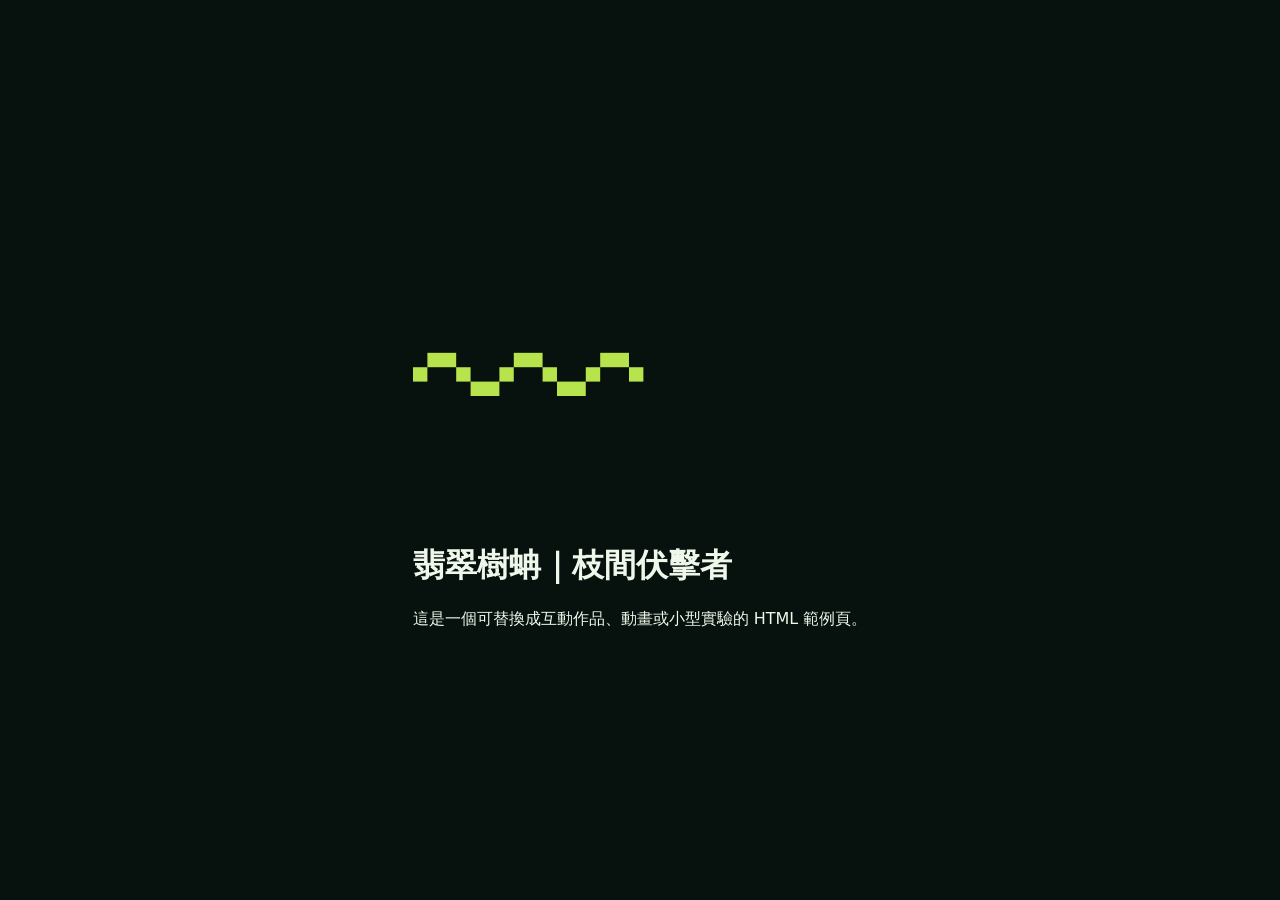
<file: emerald-tree-boa (2).html>
<!doctype html><html lang="zh-Hant"><meta charset="utf-8"><meta name="viewport" content="width=device-width,initial-scale=1"><title>翡翠樹蚺互動作品</title><style>body{margin:0;display:grid;place-items:center;min-height:100vh;background:#07110d;color:#eef7ea;font-family:system-ui}.snake{font-size:18vw;animation:sway 2.8s ease-in-out infinite alternate;color:#b7e34d}@keyframes sway{to{transform:rotate(12deg) translateY(-14px)}}</style><body><main><div class="snake">〰</div><h1>翡翠樹蚺｜枝間伏擊者</h1><p>這是一個可替換成互動作品、動畫或小型實驗的 HTML 範例頁。</p></main></body></html>
</file>
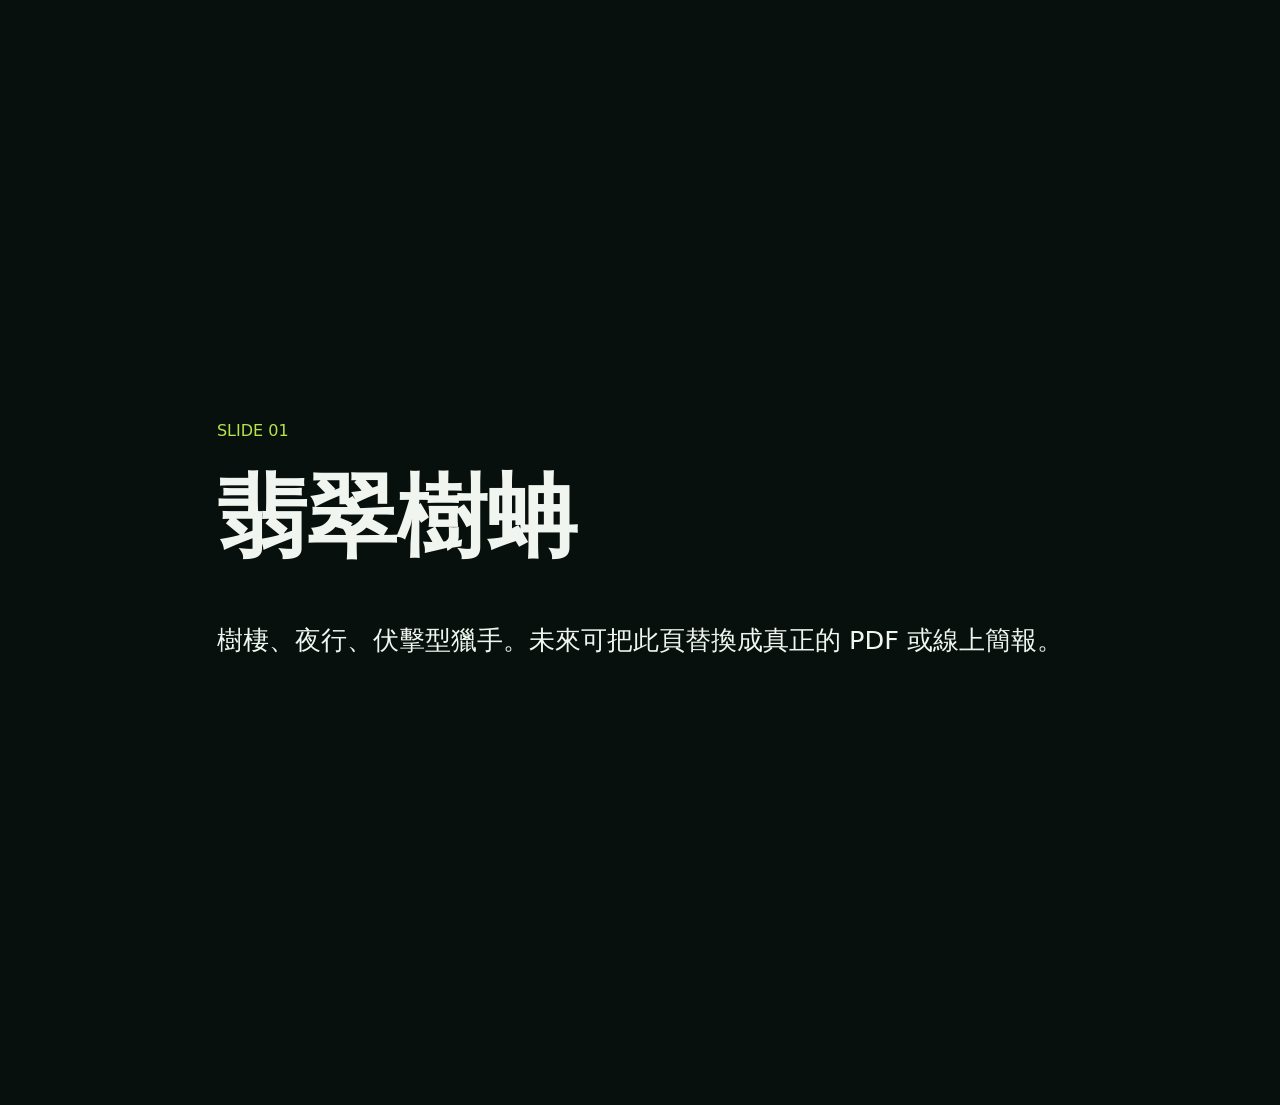
<file: emerald-tree-boa.html>
<!doctype html><html lang="zh-Hant"><meta charset="utf-8"><meta name="viewport" content="width=device-width,initial-scale=1"><title>翡翠樹蚺簡報</title><style>body{margin:0;background:#08100d;color:#f0f5ef;font-family:system-ui}.slide{min-height:100vh;display:grid;place-content:center;padding:8vw}.k{color:#b7e34d}h1{font-size:7vw;margin:.2em 0}p{font-size:2vw;max-width:850px}</style><section class="slide"><div class="k">SLIDE 01</div><h1>翡翠樹蚺</h1><p>樹棲、夜行、伏擊型獵手。未來可把此頁替換成真正的 PDF 或線上簡報。</p></section></html>
</file>
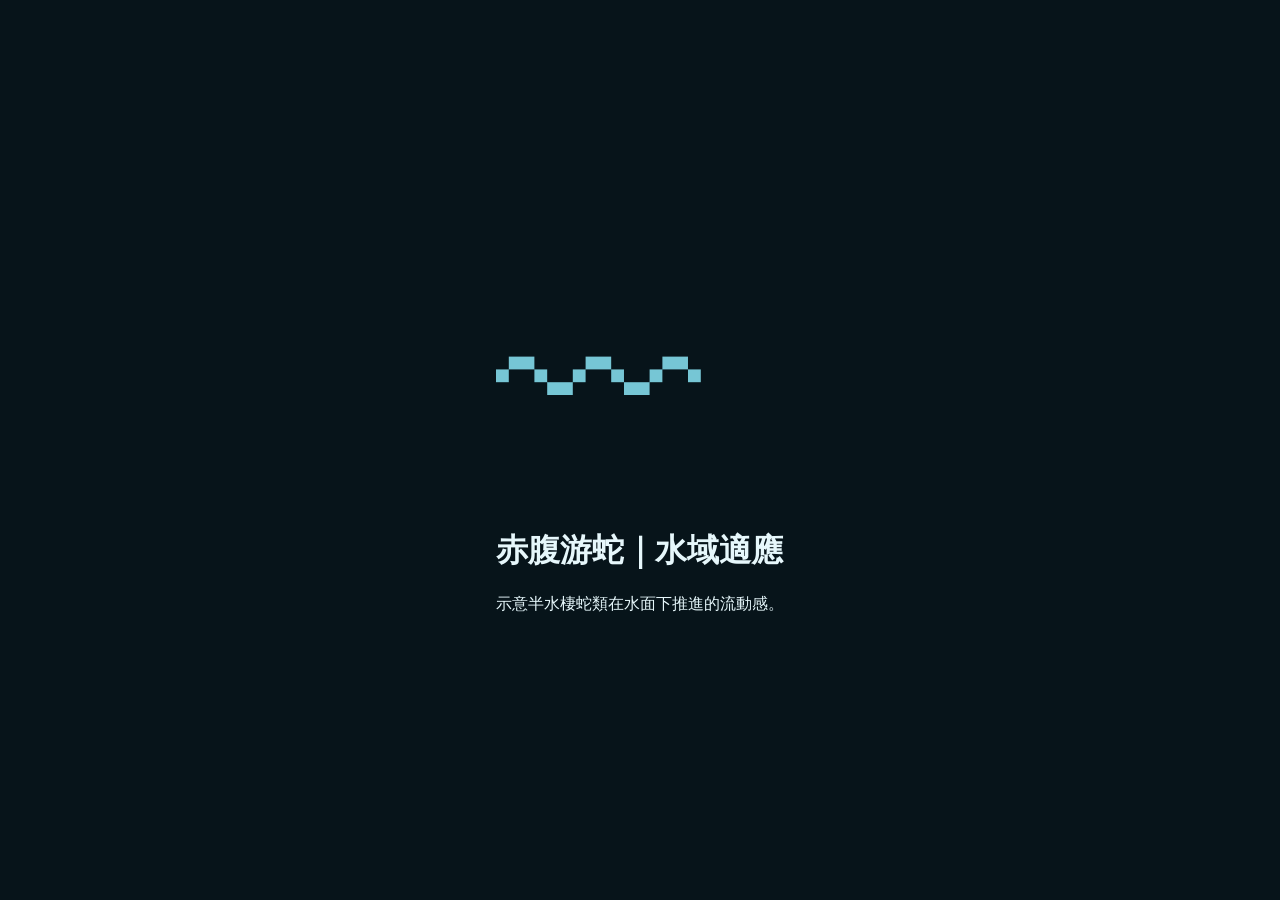
<file: plain-bellied-water-snake (1).html>
<!doctype html><html lang="zh-Hant"><meta charset="utf-8"><meta name="viewport" content="width=device-width,initial-scale=1"><title>赤腹游蛇互動作品</title><style>body{margin:0;display:grid;place-items:center;min-height:100vh;background:#07141a;color:#e6f7fb;font-family:system-ui}.water{font-size:16vw;color:#76c6d5;animation:float 2s ease-in-out infinite alternate}@keyframes float{to{transform:translateY(22px) rotate(5deg)}}</style><body><main><div class="water">〰</div><h1>赤腹游蛇｜水域適應</h1><p>示意半水棲蛇類在水面下推進的流動感。</p></main></body></html>
</file>
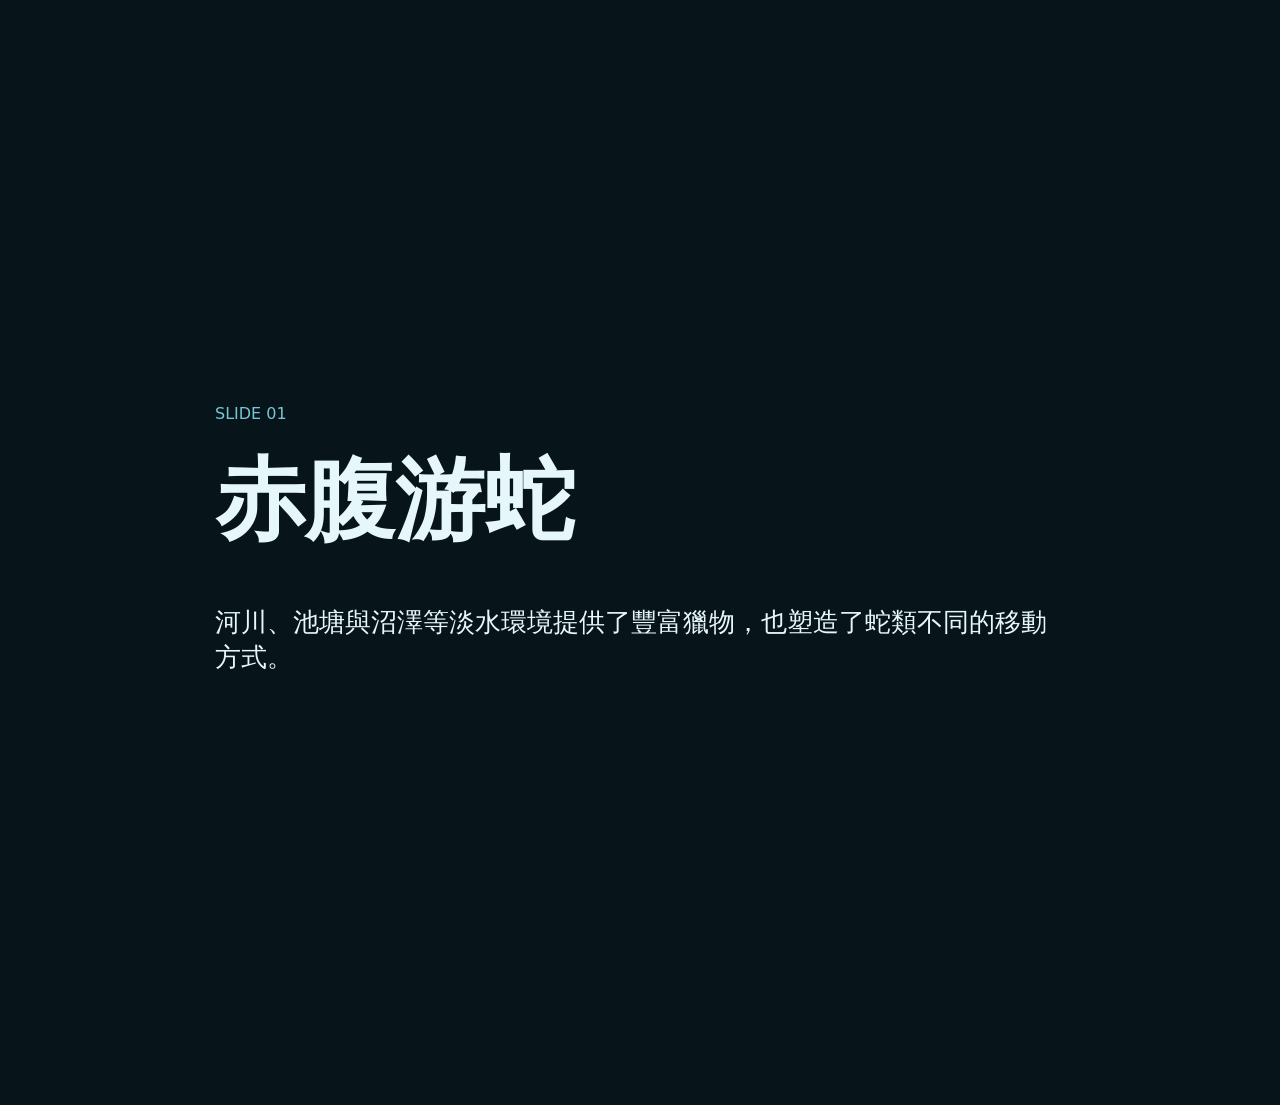
<file: plain-bellied-water-snake.html>
<!doctype html><html lang="zh-Hant"><meta charset="utf-8"><meta name="viewport" content="width=device-width,initial-scale=1"><title>赤腹游蛇簡報</title><style>body{margin:0;background:#07141a;color:#e6f7fb;font-family:system-ui}.slide{min-height:100vh;display:grid;place-content:center;padding:8vw}.k{color:#76c6d5}h1{font-size:7vw;margin:.2em 0}p{font-size:2vw;max-width:850px}</style><section class="slide"><div class="k">SLIDE 01</div><h1>赤腹游蛇</h1><p>河川、池塘與沼澤等淡水環境提供了豐富獵物，也塑造了蛇類不同的移動方式。</p></section></html>
</file>
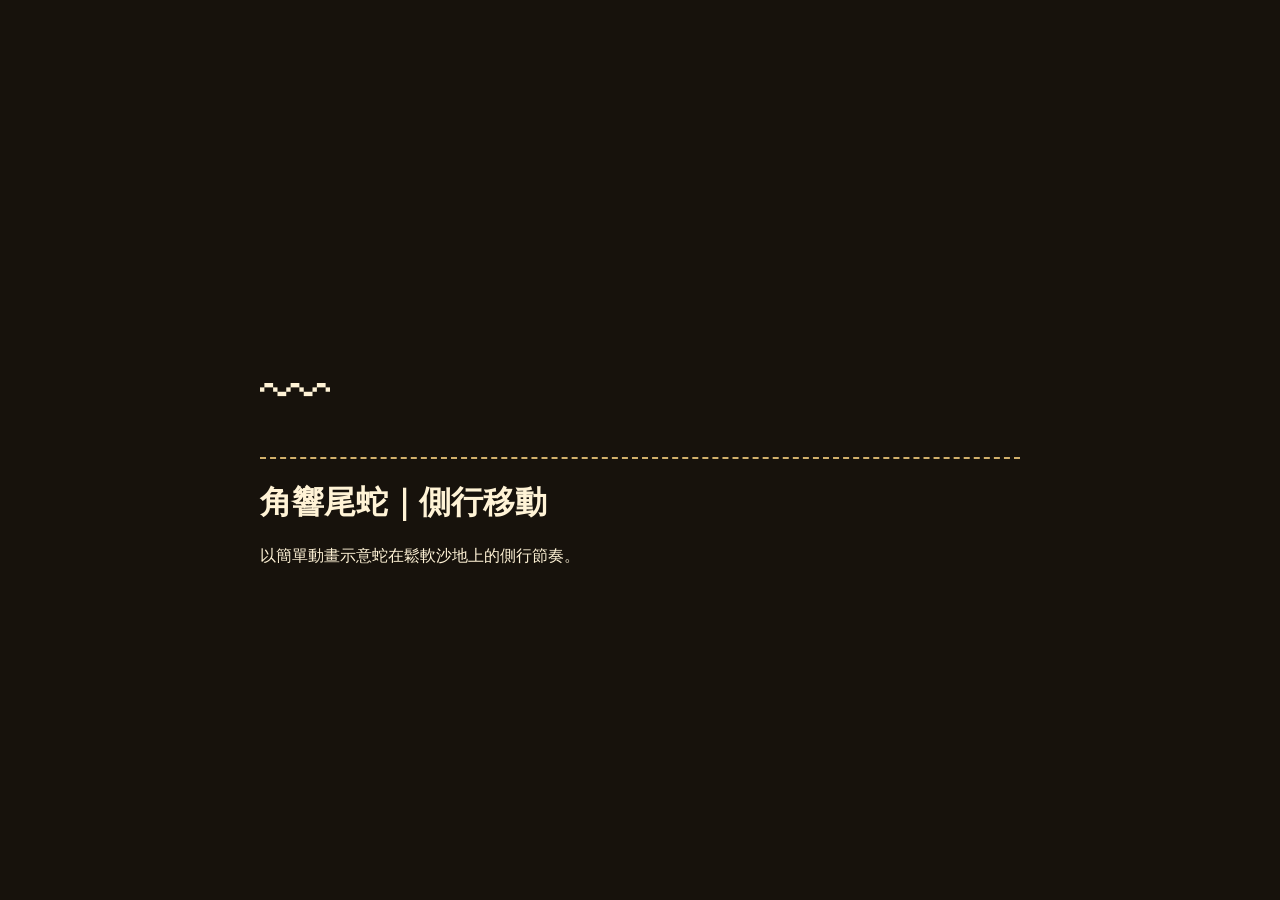
<file: sidewinder (3).html>
<!doctype html><html lang="zh-Hant"><meta charset="utf-8"><meta name="viewport" content="width=device-width,initial-scale=1"><title>角響尾蛇互動作品</title><style>body{margin:0;display:grid;place-items:center;min-height:100vh;background:#17120c;color:#fff3d6;font-family:system-ui}.track{width:min(760px,85vw);height:140px;border-bottom:2px dashed #d2b06b;position:relative}.dot{position:absolute;bottom:22px;font-size:70px;animation:move 4s linear infinite}@keyframes move{from{left:0;transform:rotate(-16deg)}to{left:85%;transform:rotate(16deg)}}</style><body><main><div class="track"><div class="dot">〰</div></div><h1>角響尾蛇｜側行移動</h1><p>以簡單動畫示意蛇在鬆軟沙地上的側行節奏。</p></main></body></html>
</file>
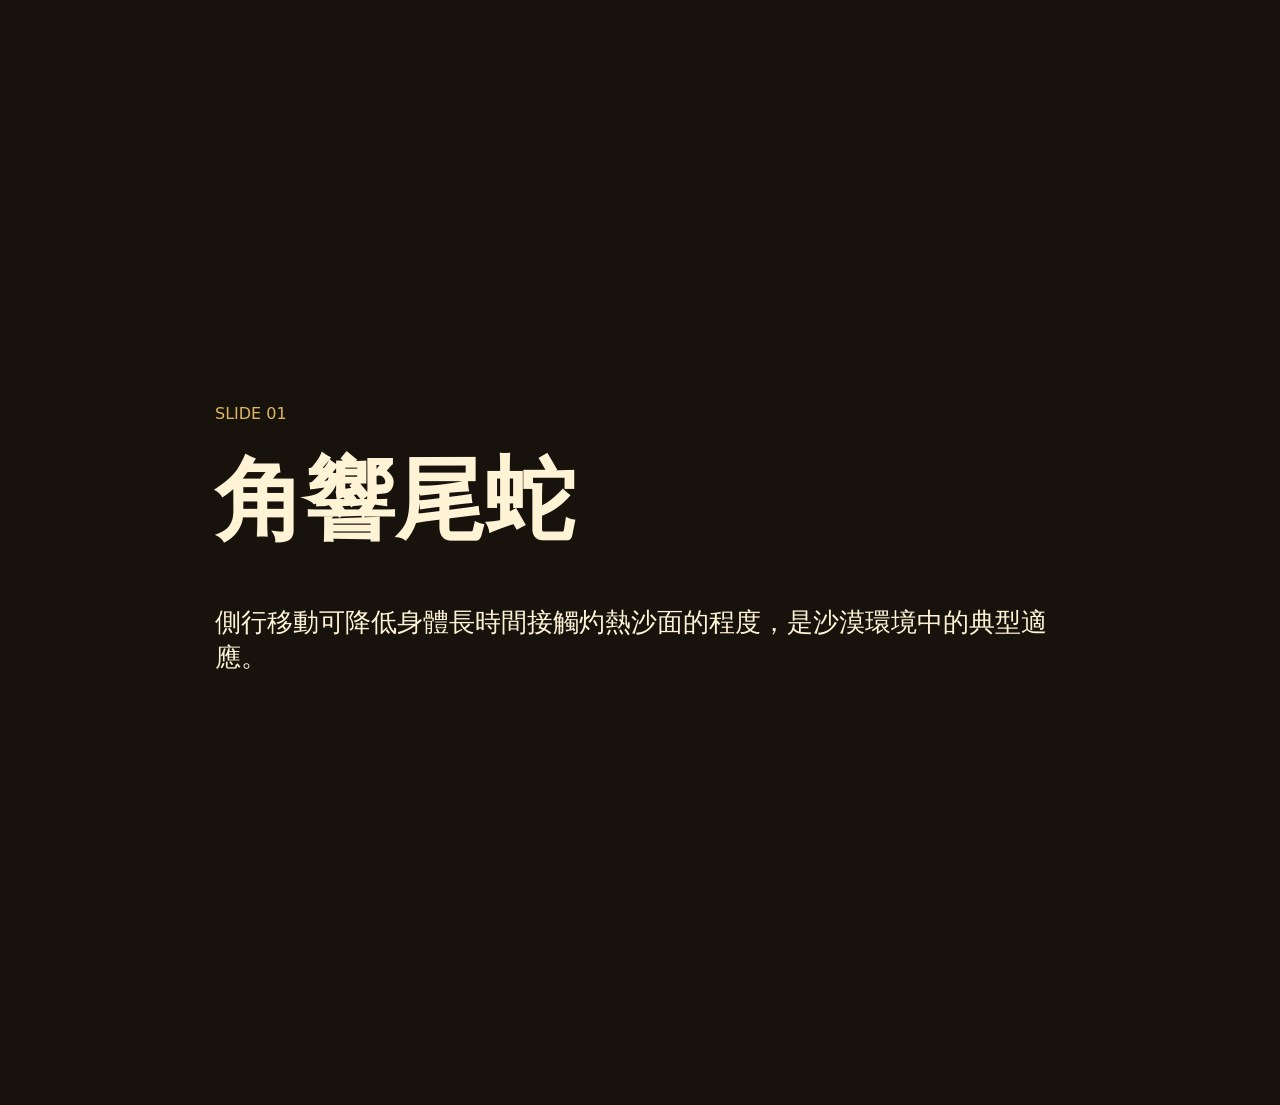
<file: sidewinder.html>
<!doctype html><html lang="zh-Hant"><meta charset="utf-8"><meta name="viewport" content="width=device-width,initial-scale=1"><title>角響尾蛇簡報</title><style>body{margin:0;background:#17120c;color:#fff3d6;font-family:system-ui}.slide{min-height:100vh;display:grid;place-content:center;padding:8vw}.k{color:#e0b761}h1{font-size:7vw;margin:.2em 0}p{font-size:2vw;max-width:850px}</style><section class="slide"><div class="k">SLIDE 01</div><h1>角響尾蛇</h1><p>側行移動可降低身體長時間接觸灼熱沙面的程度，是沙漠環境中的典型適應。</p></section></html>
</file>
